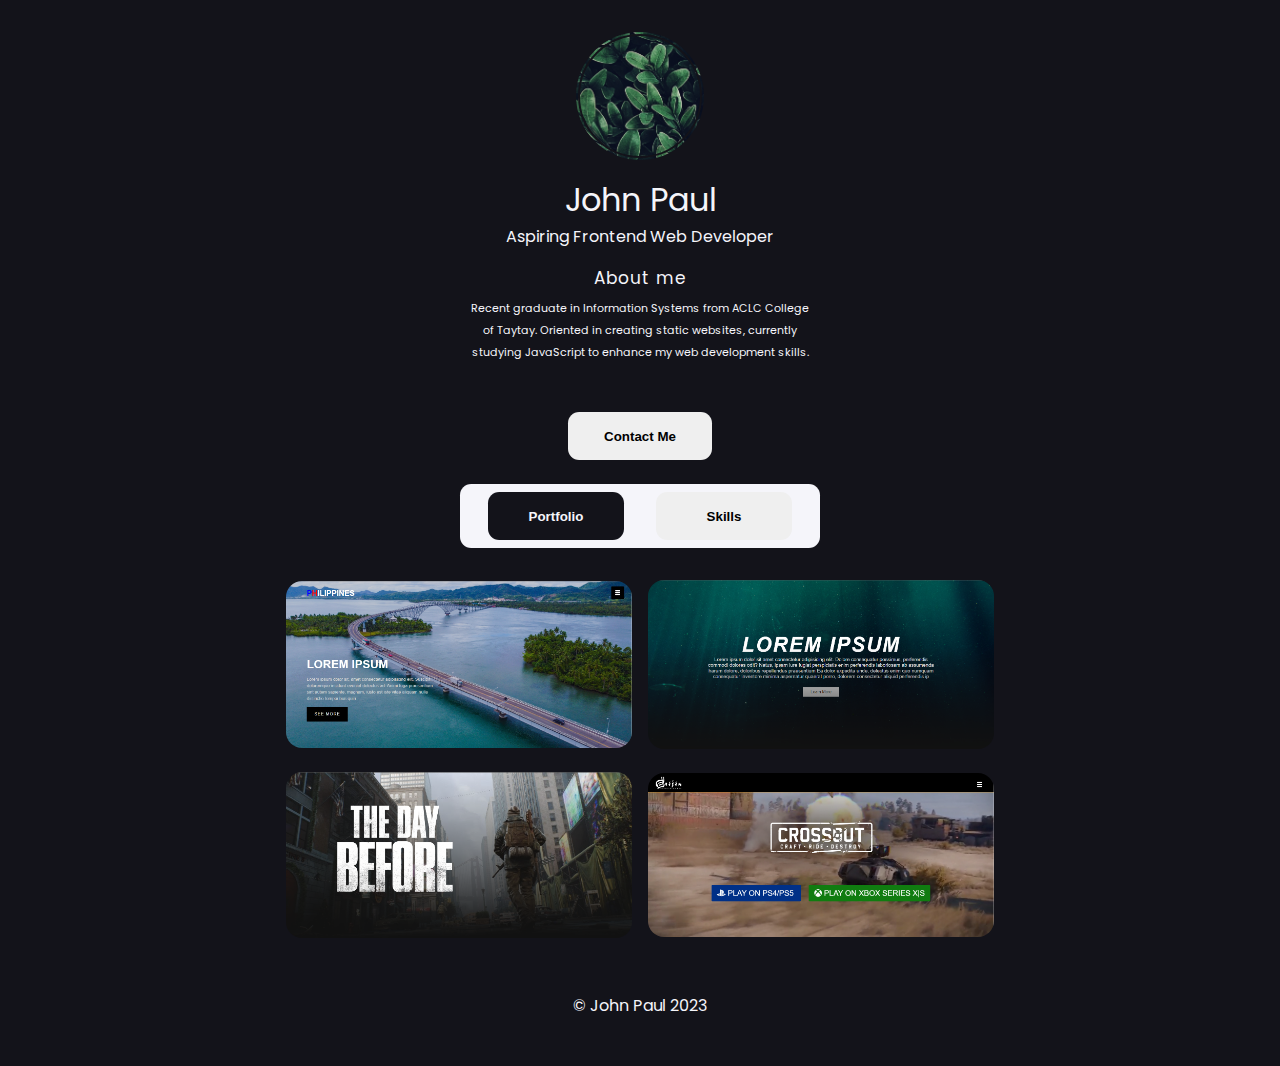
<file: index.html>
<!DOCTYPE html>
<html lang="en">
<head>
    <meta charset="UTF-8">
    <meta name="viewport" content="width=device-width, initial-scale=1.0">
    <title>Web Portfolio</title>
    <link rel="preconnect" href="https://fonts.googleapis.com">
    <link rel="preconnect" href="https://fonts.gstatic.com" crossorigin>
    <link href="https://fonts.googleapis.com/css2?family=Poppins:wght@100;200;300;500;600;700;800;900&display=swap" rel="stylesheet">
    <link rel="stylesheet" href="style.css">
    <link rel="stylesheet" href="pageanimation.css">
    <script src="main.js" defer></script>
</head>
<body>
     <div class="ripple" id="preloader">
        <div></div>
        <div></div>
    </div>
    <section class="hero">
        <div class="hero-pic">
            <div class="inner-circle"></div>
            <img src="myimages/pic1.jpg" alt="user">
        </div>

        <div class="hero-info">
            <h1>John Paul</h1>
            <h2>Aspiring Frontend Web Developer</h2>

            <div class="logo-container">
                <!-- <a href="mailto:johnpaul.amongan@gmail.com"></a> -->
                <h3>About me</h3>
                <p>Recent graduate in Information Systems from ACLC College of Taytay. Oriented in creating static websites, currently studying JavaScript to enhance my web development skills.</p>
            </div>

        </div>

    </section>

    <section class="cta">
        <a href="mailto:johnpaul.amongan@gmail.com">
            <button class="btn contact-btn">Contact Me</button>
        </a>
    </section>

    <section class="portfolio-skills">

        <div class="btn-bg">
            <button class="btn-2 active-btn" id="portfolio-btn">Portfolio</button>
            <!-- <button class="btn-2" id="about-btn">About Me</button> -->
            <button class="btn-2" id="skills-btn">Skills</button>
        </div>

    </section>

    <section class="portfolio" id="portfolio">

        <div class="wrapper project-wrapper">
            <a href="https://jpamong.github.io/Philippineslandingpage/" target="_blank">
                <img src="myimages/landing project.PNG" alt="project 1">
            </a>
        </div>

        <div class="wrapper project-wrapper">
            <a href="https://jpamong.github.io/Landingpage/" target="_blank">
                <img src="myimages/fishproject.png" alt="project 2">
            </a>
        </div>

        <div class="wrapper project-wrapper">
            <a href="https://jpamong.github.io/Thedaybefore/" target="_blank">
                <img src="myimages/the day before.PNG" alt="project 3">
            </a>
        </div>

        <div class="wrapper project-wrapper">
            <a href="https://jpamong.github.io/gamewebsite/" target="_blank">
                <img src="myimages/thumbnail.PNG" alt="project 4">
            </a>
        </div>

    </section>

   
    <section class="skills" id="skills">

        <div class="wrapper">
            <h3>Frontend</h3>
            <article class="frontend-skills">
                <p>HTML</p>
                <p>CSS</p>
                <p>BASIC JAVASCRIPT</p>
            </article>
        </div>

        <div class="wrapper backend">
            <h3>Backend</h3>
            <article class="backend-skills">
                <p>SQL</p>
            </article>
        </div>

    </section>

    <footer><p>&copy John Paul 2023</p></footer>

</body>
</html>
</file>
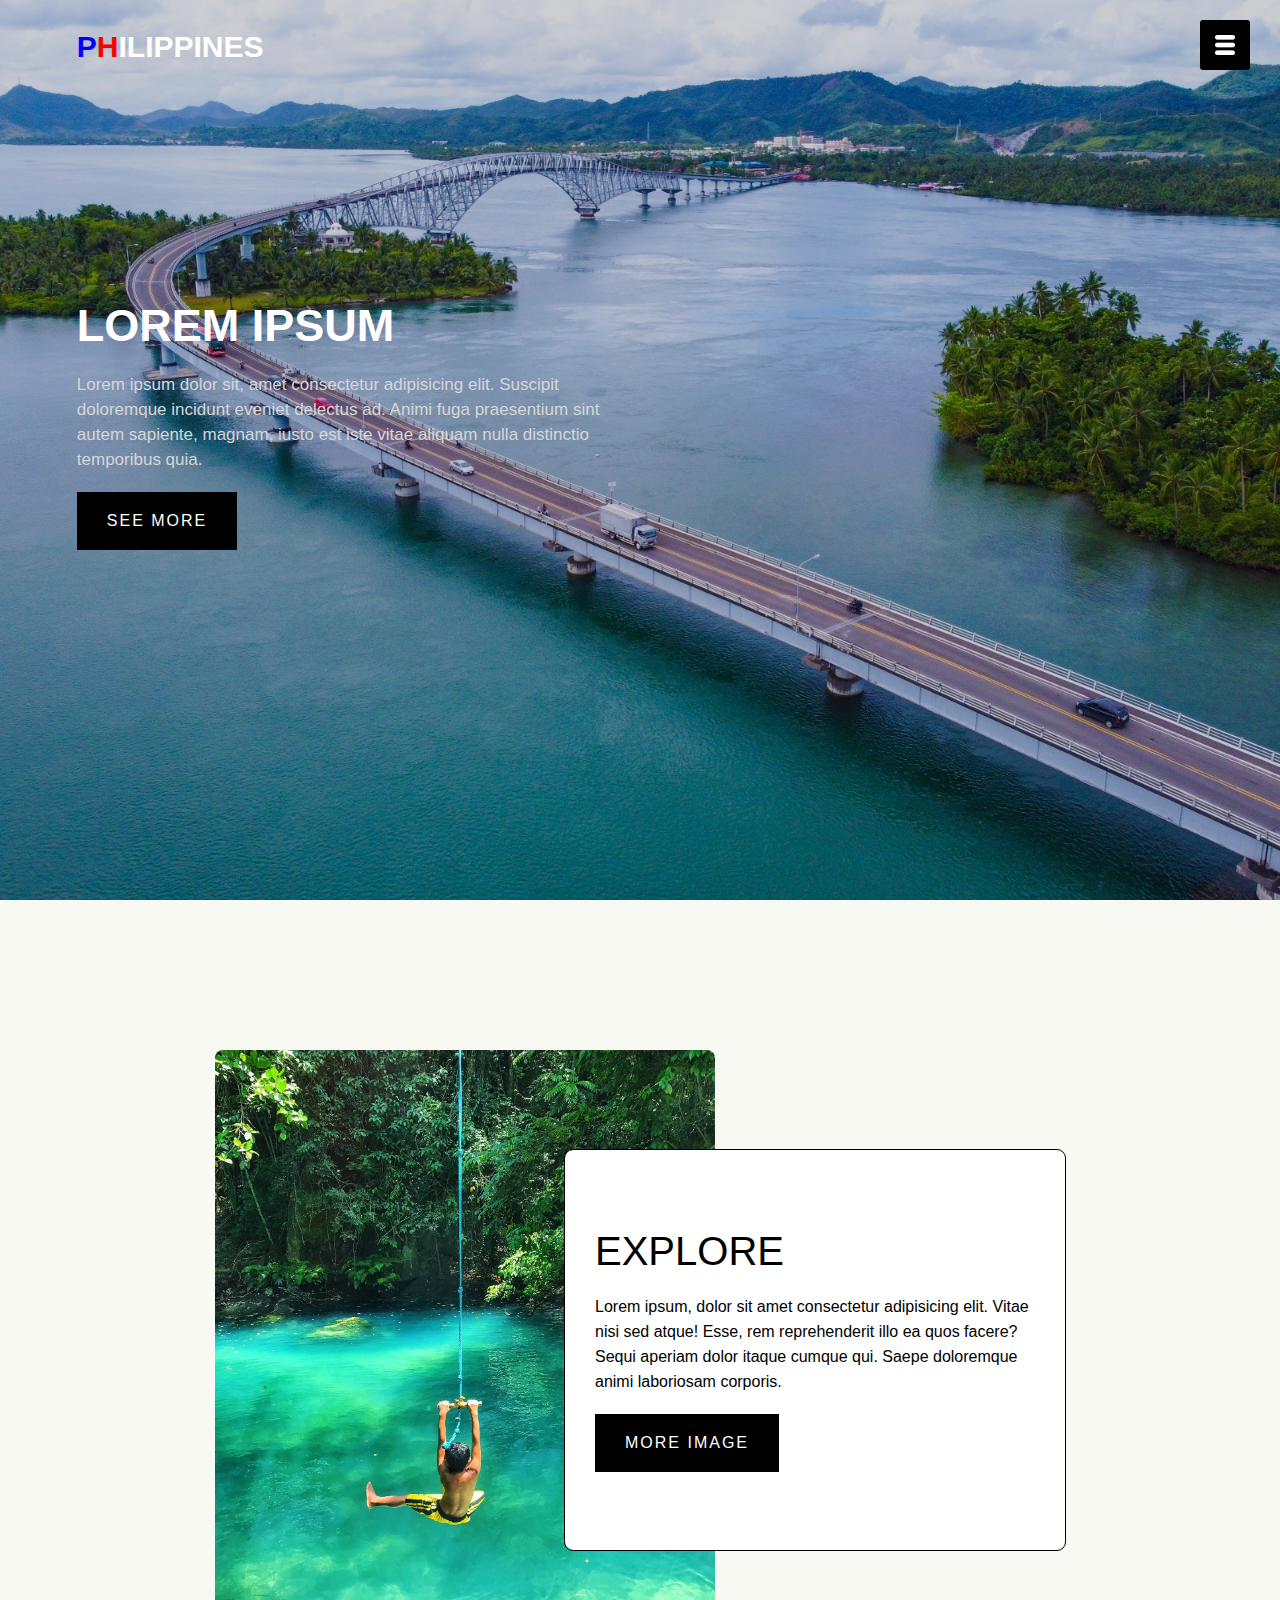
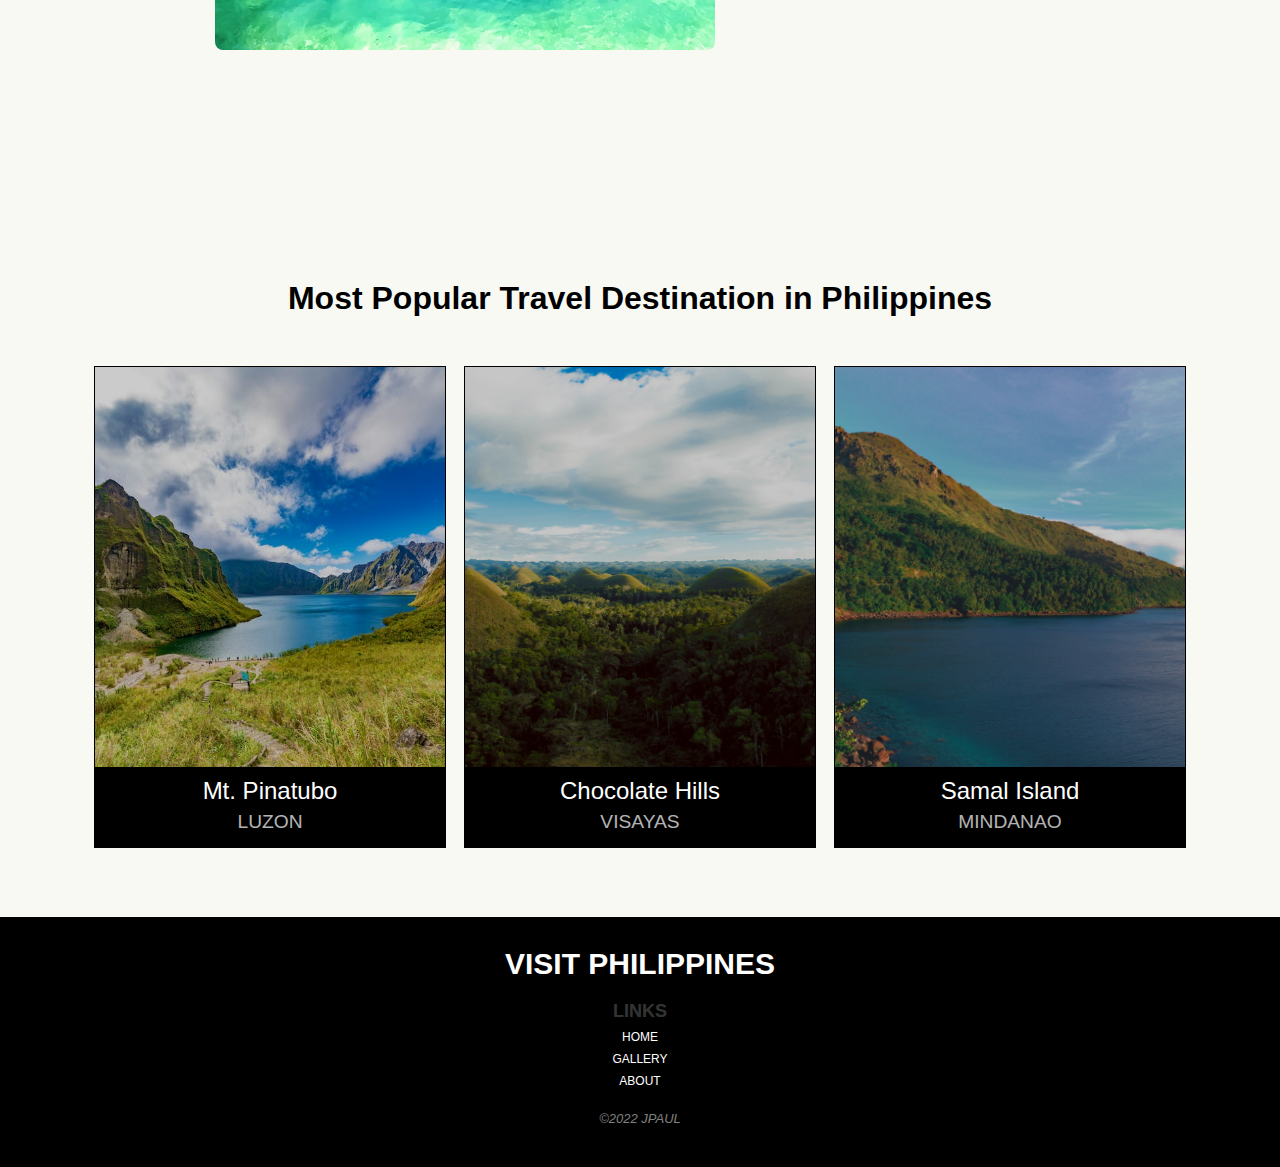
<file: Philippineslandingpage/index.html>
<!DOCTYPE html>
<html lang="en">
<head>
    <meta charset="UTF-8">
    <meta http-equiv="X-UA-Compatible" content="IE=edge">
    <meta name="viewport" content="width=device-width, initial-scale=1.0">
    <title>Landing page</title>
    <link rel="stylesheet" href="css/style.css">
    <link rel="stylesheet" href="css/reloadanimtion.css">
    <script src="main.js" defer></script>
</head>
<body>
    <section class="hero">
<!-- 
        <h1 class="logo"><span id="p">P</span>
            <span id="h">H</span>ILIPPINES</h1> -->

    
        <nav>
            <h1><span id="p">P</span><span id="h">H</span>ILIPPINES</h1>
        </nav>
    


        <div class="hero-content">

            <h1>LOREM IPSUM</h1>

            <p>Lorem ipsum dolor sit, amet consectetur adipisicing elit. Suscipit doloremque incidunt eveniet delectus ad. Animi fuga praesentium sint autem sapiente, magnam, iusto est iste vitae aliquam nulla distinctio temporibus quia.
            </p>

            <a href="#explore">SEE MORE</a>

        </div>
    </section>
<!-- 
SIDE NAVBAR     -->
  <div id ="sideNav">
    <nav>
      <ul>
        <li><a href="index.html">HOME</a></li>
        <li><a href="gallery.html">GALLERY</a></li>
        <li><a href="about.html">ABOUT</a></li>
      </ul>
  </nav>
  </div>

  <div id="menuBtn">
    <img src="Images/menu.png" id="menu">
  </div>
<!-- END SIDENAVBAR -->
    <section class="explore-section" id="explore">
       <div class="explore-container">
        <div class="left"></div>
            <div class="right">
                <div class="explore-content">
                    <h1>EXPLORE</h1>
                    <p>Lorem ipsum, dolor sit amet consectetur adipisicing elit. Vitae nisi sed atque! Esse, rem reprehenderit illo ea quos facere? Sequi aperiam dolor itaque cumque qui. Saepe doloremque animi laboriosam corporis.</p>
                    <a href="gallery.html" class="see-more">MORE IMAGE</a>
                </div>
            </div>
    </div>
    </section>

<!-- 
    FOOD SECTION -->
    
  

    <!-- <section class="food-section">

    <div class="food-container">

        <h2>Most Popular Dishes</h2>
  
        <div class="row">
          <div class="food-col">
            <img src="../Images/pexels-nice-guys-757444.jpg" alt="">
          </div>
  
          <div class="food-col">
            <img src="../Images/pexels-nice-guys-757444.jpg" alt="">
          </div>
  
          <div class="food-col">
            <img src="../Images/pexels-nice-guys-757444.jpg" alt="">
          </div>
        </div>

            <a href="">See more</a>
      </div>
      </section> -->
      

    <!-- 
    MOST VISIT -->

    <section class="destination">

        <div class="destination-content">
            <h2 class="text-title">Most Popular Travel Destination in Philippines</h2>
        </div>

        <div class="destinationList">

            <div class="box">
                <div class="imgbox">
                    <img src="Images/luzon.jpg" class="fitBg">
                </div>
                <div class="img-content">
                    <h2>Mt. Pinatubo<br><span>LUZON</span></h2>
                </div>
            </div>

            <div class="box">
                <div class="imgbox">
                    <img src="Images/pexels-nice-guys-757444.jpg" class="fitBg">
                </div>
                <div class="img-content">
                    <h2>Chocolate Hills<br><span>VISAYAS</span></h2>
                </div>
            </div>

            <div class="box">
                <div class="imgbox">
                    <img src="Images/pexels-kobe-1714456.jpg" class="fitBg">
                </div>
                <div class="img-content">
                    <h2>Samal Island<br><span>MINDANAO</span></h2>
                </div>
            </div>
        </div>

    </section>


    <footer>
        <h2>VISIT PHILIPPINES</h2>
        <h3>LINKS</h3>
        <ul>
            <li><a href="index.html">HOME</a></li>
            <li><a href="gallery.html">GALLERY</a></li>
            <li><a href="html/about.html">ABOUT</a></li>
        </ul>

        <p class="cp-right">&copy;2022 JPAUL</p>
    </footer>

  
</body>
</html>
</file>
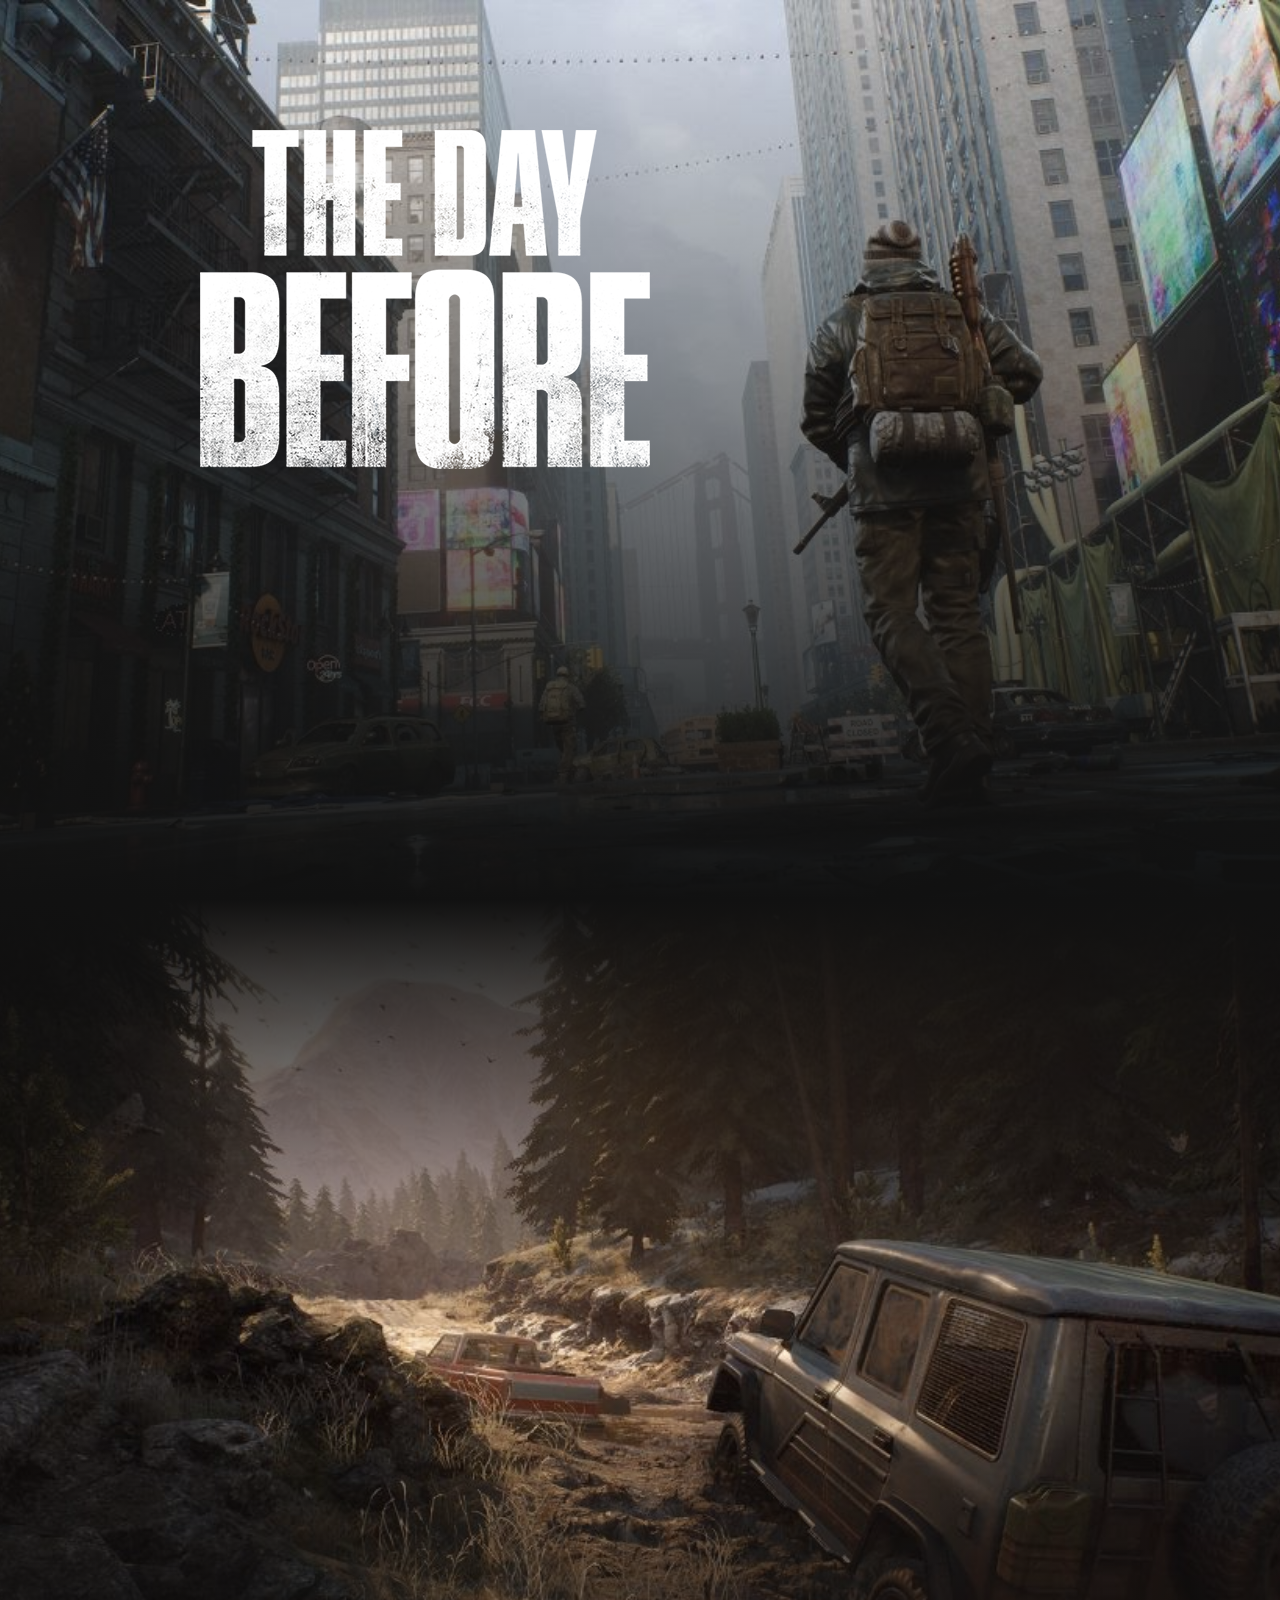
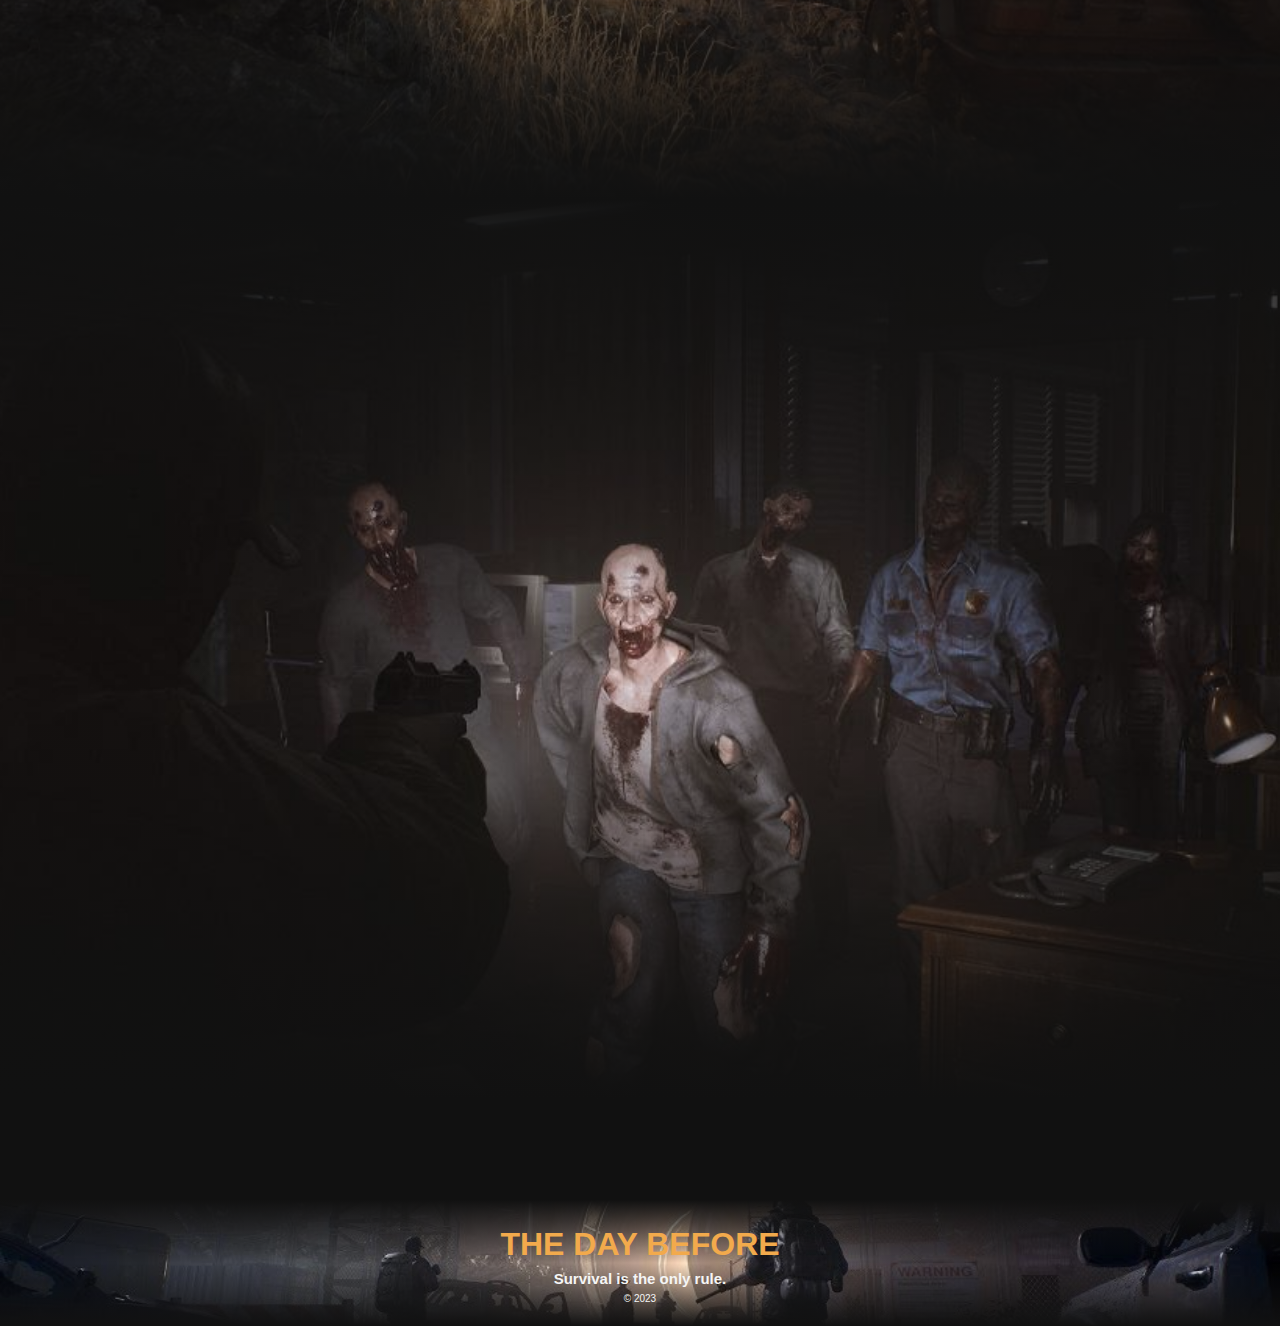
<file: Thedaybefore/index.html>
<!DOCTYPE html>
<html lang="en">
<head>
    <meta charset="UTF-8">
    <meta http-equiv="X-UA-Compatible" content="IE=edge">
    <meta name="viewport" content="width=device-width, initial-scale=1.0">
    <title>Fan Made Website</title>
    <link rel="stylesheet" href="style.css">
    <script src="main.js" defer></script>
</head>
<body>

    <section class="container-one">
        <div class="content-one">
            <img src="images/pic2.png" class="logo">
        </div>
    </section>

    <section class="container-two">
        <div class="content-two">
            <h1>EXPLORE</h1>
            <p>
                Step into the gritty, unforgiving world and embark on a journey of survival, discovery, and danger. In this open-world zombie apocalypse game, exploration is not just a choice it's a necessity.
            </p>
        </div>
    </section>

<section class="container-three">
    <div class="content-three">
    <h1>FIGHT</h1>
        <p>
            Prepare for heart-pounding, adrenaline-fueled action as you face off against hordes of ravenous zombies. Arm yourself with an array of formidable weapons and gear up for epic battles in the post-apocalyptic wasteland.
        </p>
    </div>
</section>

<footer>
    <!-- <div class="col-1">
        <h3>LINKS</h3>
        <a href="">About</a>
        <a href="">Services</a>
        <a href="">Contact</a>
        <a href="">Shop</a> 
    </div>
    <div class="col-2">
        <h3>NEWS LETTER </h3>
        <form action=" ">
            <input type="text" placeholder="Email">
            <br>
            <button type="submit">Click</button>
        </form>
    </div>
    <div class="col-3">
        <h3>Contact</h3>
        <p>123, XYZ Road, BSK 3 <br>
           Manila, PH
        </p>
    </div> -->

    <div class="footer-content">
        <h1>THE DAY BEFORE</h3>
        <h3>Survival is the only rule.</h3>
        <p>&copy; 2023</p>
    </div>
</footer>

</body>
</html>
</file>
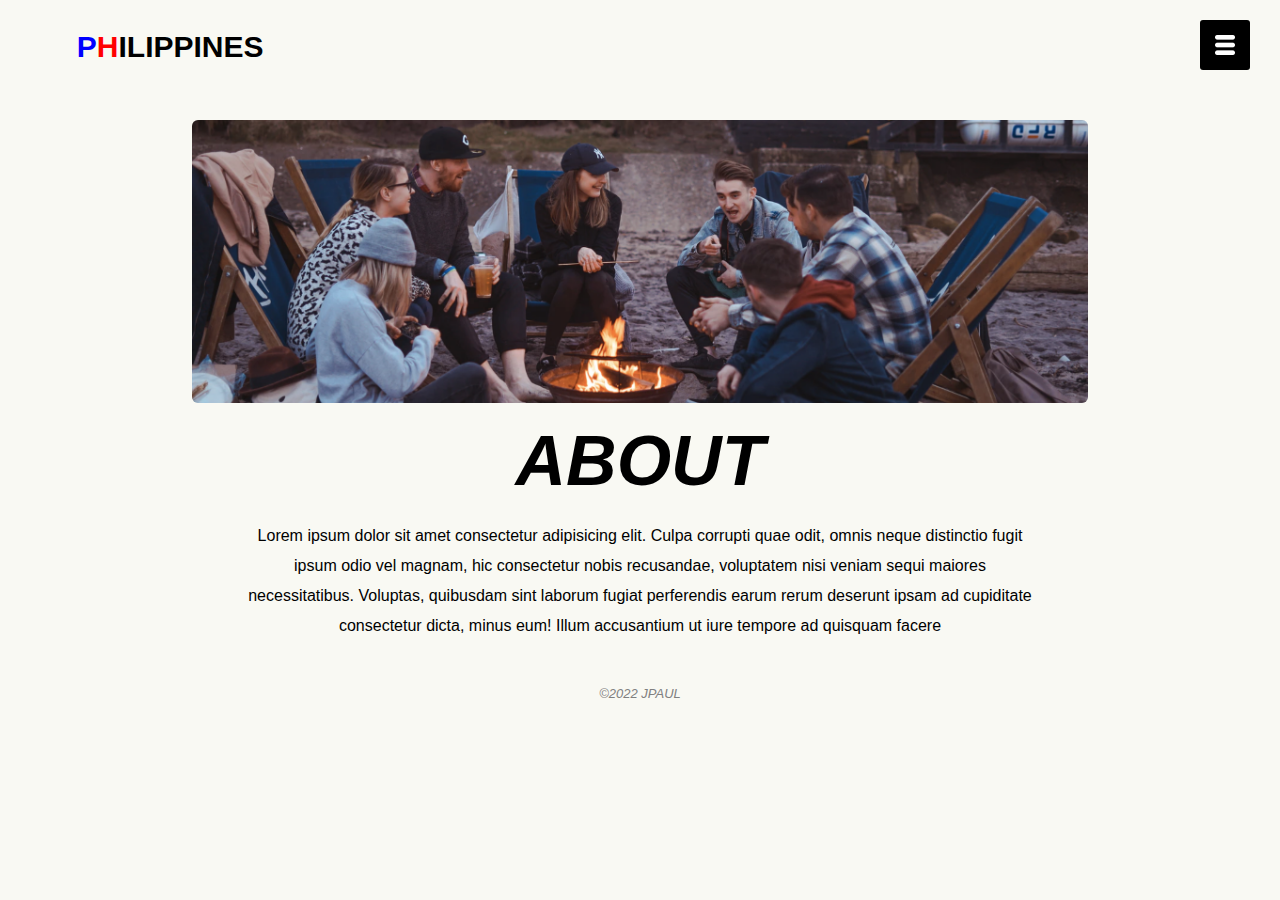
<file: Philippineslandingpage/about.html>
<!DOCTYPE html>
<html lang="en">
<head>
    <meta charset="UTF-8">
    <meta http-equiv="X-UA-Compatible" content="IE=edge">
    <meta name="viewport" content="width=device-width, initial-scale=1.0">
    <title>ABOUT</title>
    <link rel="stylesheet" href="css/about.css">
    <link rel="stylesheet" href="css/reloadanimtion.css">
    <script src="main.js" defer></script>
</head>
<body>
    <section class="mainContainer">
        <nav>
            <h1><span id="p">P</span><span id="h">H</span>ILIPPINES</h1>
        </nav>

    <div class="aboutContainer">
        <img src="Images/cover.png" alt="" class="aboutImage">
    </div>
       
        <div class="aboutContent">
            <h1>ABOUT</h1>
                <p>
                    Lorem ipsum dolor sit amet consectetur adipisicing elit. Culpa corrupti quae odit, omnis neque distinctio fugit ipsum odio vel magnam, hic consectetur nobis recusandae, voluptatem nisi veniam sequi maiores necessitatibus.
                    Voluptas, quibusdam sint laborum fugiat perferendis earum rerum deserunt ipsam ad cupiditate consectetur dicta, minus eum! Illum accusantium ut iure tempore ad quisquam facere 
                </p>
        </div>
    </section>

    
    <!-- SIDE NAVBAR-->
    <div id ="sideNav">
        <nav>
        <ul>
            <li><a href="index.html">HOME</a></li>
            <li><a href="gallery.html">GALLERY</a></li>
            <li><a href="about.html">ABOUT</a></li>
        </ul>
    </nav>
    </div>

    <div id="menuBtn">
        <img src="Images/menu.png" id="menu">
    </div>
    <!-- END SIDENAVBAR -->

    <p class="cp-right">&copy;2022 JPAUL</p>
</body>
</html>
</file>
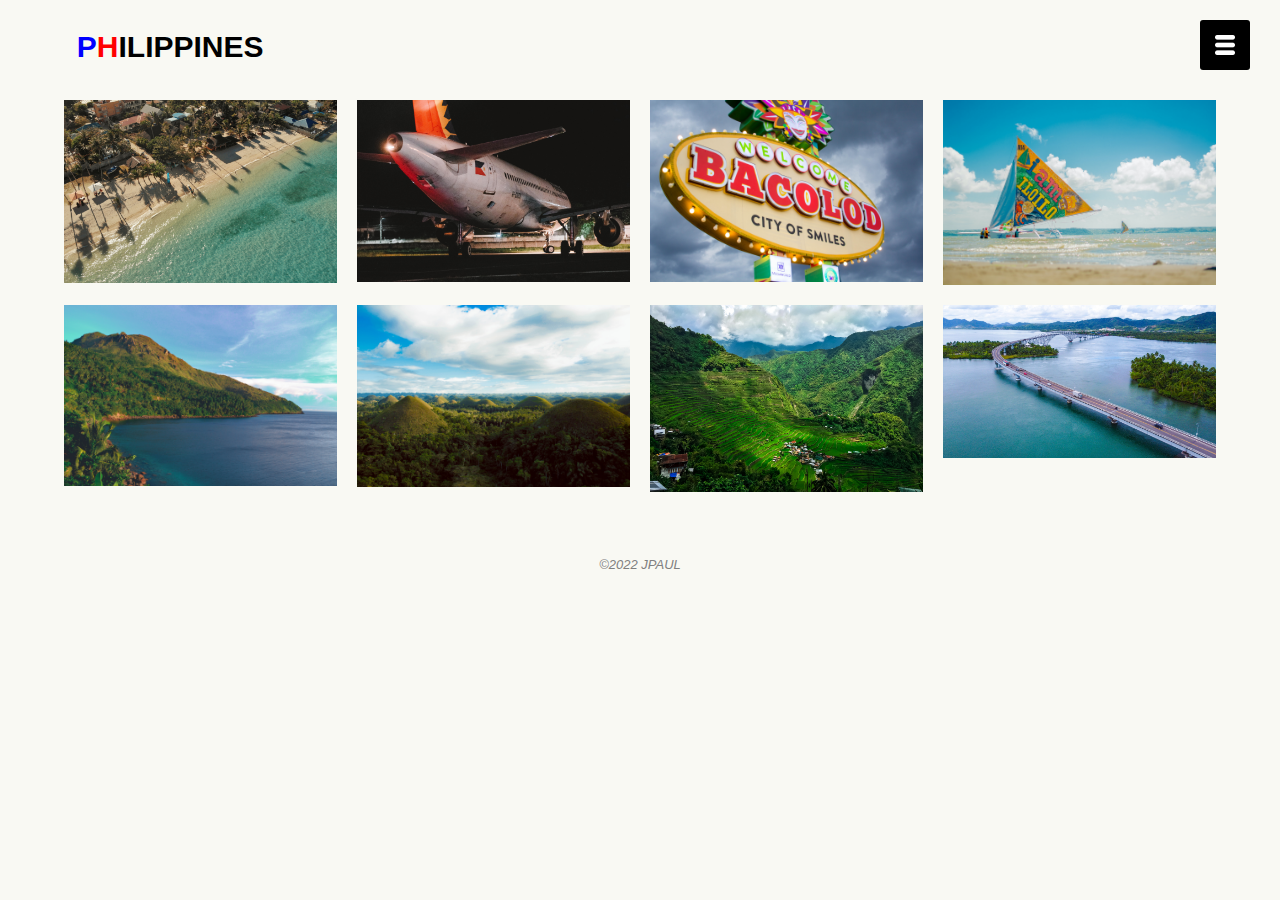
<file: Philippineslandingpage/gallery.html>
<!DOCTYPE html>
<html lang="en">
<head>
    <meta charset="UTF-8">
    <meta http-equiv="X-UA-Compatible" content="IE=edge">
    <meta name="viewport" content="width=device-width, initial-scale=1.0">
    <title>GALLERY</title>
    <link rel="stylesheet" href="css/gallery.css">
    <link rel="stylesheet" href="css/reloadanimtion.css">
    <script src="main.js" defer></script>
</head>
<body>
    <section class="hero">
        <nav>
            <h1><span id="p">P</span><span id="h">H</span>ILIPPINES</h1>
        </nav>
        <div class="img-gallery">
            <img src="Images/pexels-bongvideos-production-2524366.jpg" onclick="openFullImg(this.src)">
            <img src="Images/pexels-denniz-futalan-6716735.jpg" onclick="openFullImg(this.src)">
            <!-- <img src="../Images/pexels-gerald-yambao-2413238.jpg"> -->
            <img src="Images/pexels-joshua-austria-13084866.jpg" onclick="openFullImg(this.src)">
            <img src="Images/pexels-june-famur-jr-2663108.jpg" onclick="openFullImg(this.src)">
            <img src="Images/pexels-kobe-1714456.jpg" onclick="openFullImg(this.src)">
            <img src="Images/pexels-nice-guys-757444.jpg" onclick="openFullImg(this.src)">
            <img src="Images/pexels-palu-malerba-2516406.jpg" onclick="openFullImg(this.src)">
            <img src="Images/pexels-syrix-remanes-12416435.jpg" onclick="openFullImg(this.src)">
        </div>

        <div class="full-img" id="fullImgBox">
            <img src="Images/pexels-palu-malerba-2516406.jpg" id="fullImg">
            <span onclick="closeFullImg()">X</span>
        </div>
    </section>

    <!-- SIDE NAVBAR-->
        <div id ="sideNav">
            <nav>
            <ul>
                <li><a href="index.html">HOME</a></li>
                <li><a href="gallery.html">GALLERY</a></li>
                <li><a href="about.html">ABOUT</a></li>
            </ul>
        </nav>
        </div>

        <div id="menuBtn">
            <img src="Images/menu.png" id="menu">
        </div>
        <!-- END SIDENAVBAR -->

        <p class="cp-right">&copy;2022 JPAUL</p>  
</body>
</html>
</file>
<file: style.css>
:root {
  /* Light Theme */
  --primary-font: "Poppins", sans-serif;
  --primary-bg-color: #13131A;
  --primary-text-color: #13131A;
  --secondary-color: #F5F5FA;
  --btn-bg-color: #2196f3;
  --cta-hover-color: #167bce;
  --btn-bg-light: #eeeeee;
}


body {
  margin: 0;
  font-family: var(--primary-font, "Arial, sans-serif");
  background-color: var(--primary-bg-color);
  color: var(--primary-text-color);
}

.theme-btn {
  position: relative;
  left: 8.5rem;
}

h1,
h2,
h3,
p {
  margin: 0;
  cursor: default;
}

article,
footer,
.hero,
.logo-container,
.experience,
.cta,
.portfolio-skills,
.btn-bg,
.portfolio,
.skills {
  display: flex;
}

.hero,
.portfolio,
.skills {
  flex-direction: column;
}


.logo-container{
  width: 350px;
  flex-direction: column;
  /* border: 1px solid red; */
  color:var(--secondary-color);
  margin-top: 10px;
  margin-bottom: 30px;
  text-align: center;
}

.logo-container p{
  margin-top: -10px;
  font-size: 11px;
  line-height: 2;
}

.logo-container h3{
  letter-spacing: 1px;
  font-weight: 400;
  font-size: 17px;
}

.hero,
.btn-bg,
.portfolio,
.skills {
  align-items: center;
}

.hero,
.experience,
.wrapper {
  text-align: center;
}

article,
.hero,
.logo-container,
.portfolio,
.skills {
  gap: 1rem;
}

.hero-pic {
  width: 8rem;
  height: 8rem;
  border-radius: 50%;
  overflow: hidden;
  position: relative;
}

.inner-circle {
  content: "";
  position: absolute;
  top: 0.1rem; /* Adjust border thickness */
  left: 0.1rem;
  bottom: 0.1rem;
  right: 0.1rem;
  border-radius: 50%;
  border: 0.18rem solid var(--primary-bg-color); /* Define your border thickness and color */
  z-index: 1; /* Make sure it is above the image */
}

.hero-pic img,
.wrapper img {
  width: 100%;
}

.hero-pic img {
  height: 100%;
  object-fit: cover;
  object-position: top 0.4rem right -1.3rem;
  transform: scale(1.9);
}

.hero-info h1,
h2 {
  font-weight: 400;
  color: var(--secondary-color);
}

.hero-info h2 {
  color: var(--secondary-color);
}

.article p{
  color: var(--primary-text-color);
}

.hero-info h2 {
  font-size: 1rem;
  margin: 0 0 1rem 0;
}

footer,
.logo-container,
.experience,
.cta,
.portfolio-skills,
.btn-bg {
  justify-content: center;
}

.theme-btn,
.logo-container a,
.logo-container img {
  height: 1.5rem;
}

.experience {
  margin: auto;
  margin-top: 1.4rem;
  max-width: 20rem;
}

.experience b {
  font-weight: 500;
}

.experience h2 {
  width: 30%;
  font-weight: 300;
  font-size: 0.9rem;
}

.cta {
  margin-top: 1.2rem;
}

.cta,
.btn-bg {
  gap: 2rem;
}

.btn,
.btn-2,
.btn-bg {
  border-radius: 0.7rem;
  border: none;
}

.btn,
.btn-2,
.btn-bg,
.wrapper h3 {
  font-weight: 600;
}

.btn,
.btn-2,
.btn-bg,
.wrapper,
.project-wrapper {
  transition: transform 0.3s cubic-bezier(0.175, 0.885, 0.32, 1.275),
    background-color 0.3s ease, color 0.3s ease;
}

.theme-btn,
.contact-btn:hover,
.btn-2:hover,
.wrapper img:hover {
  cursor: pointer;
}

.btn:hover,
.btn-2:hover,
.project-wrapper:hover,
.logo-container a:hover {
  transform: scale(0.98);
}

.btn:active,
.btn-2:active,
.project-wrapper:active,
.logo-container a:active {
  transform: scale(1);
}

.contact-btn:hover{
  background-color: var(--primary-bg-color);
  color: var(--secondary-color);
  border: 2px solid var(--secondary-color);
}

.contact-btn:hover {
  transition: background-color 0.3s ease, color 0.3s ease;
}

.btn-2:hover,
.active-btn {
  background-color: var(--primary-bg-color);
  color: var(--secondary-color);
}

.btn,
.btn-2 {
  height: 3rem;
}

.btn {
  width: 9rem;
}

.btn-2 {
  width: 8.5rem;
}



.portfolio-skills {
  height: 4rem;
  margin-top: 1.5rem;
  position: relative;
  /* border: 1px solid red; */
}

.btn-bg,
.wrapper {
  width: 20rem;
}

.wrapper h3{
  color: var(--secondary-color);
}

article p,
.btn-bg {
background-color: #F5F5FA;
}

.btn-bg{
  padding:  0 20px;
}

.hero,
.portfolio,
.skills {
  margin-top: 2rem;
}

.skills {
  display: none;
}


.wrapper img {
  border-radius: 1rem;
}

article,
.wrapper h3 {
  margin-bottom: 1.5rem;
}

article {
  flex-wrap: wrap;
}

article p {
  border-radius: 0.5rem;
  flex-grow: 20;
  padding: 1rem;
}

footer {
  margin: 3rem 0;
  color: var(--secondary-color);
}

.skills .backend{
  margin-bottom: 75px;
}

@media screen and (min-width: 900px) {
  .skills,
  .portfolio {
    flex-direction: row;
    width: 45rem;
  }
  .skills {
    margin: 2rem auto 0;
  }
  .portfolio {
    margin: 2rem auto;
    flex-wrap: wrap;
    justify-content: center;
  }
  .wrapper {
    width: calc(48%);
    flex: none;
  }
}

.skills .wrapper{
  margin-top: 0;
}

/* PRELOADER */


body{
  overflow: hidden;
}

.ripple{
  width: 100%;
  height: 100vh;
  margin: 0 auto;
  margin-top: -30px;
  position: fixed;
  z-index: 100;
  background-color: #13131A;
  overflow: hidden;
  
}

.ripple div{
  position: absolute;
  top: 50%;
  left: 50%;
  transform: translate(-50%, -50%);
  border: 6px solid #fff;
  animation: ripple 1s cubic-bezier(.03, .54, .6, .63) infinite;
  border-radius: 50%;
}


.ripple div:nth-child(2){
  animation-delay: 0.5s;
}
@keyframes ripple{
  0%{
      width: 0;
      height: 0;
      opacity: 0;
  }

  5%{
      width: 0;
      height: 0;
      opacity: 0;
  }

  5.1%{
      width: 0;
      height: 0;
      opacity: 1;
  }

  100%{
      width: 88px;
      height: 88px;
      opacity: 0;
  }
}
</file>
<file: pageanimation.css>
@keyframes transitionIn{
    from{
        opacity: 0;
        transform: rotateX(-10deg);
    }

    to{
        opacity: 1;
        transform: rotateX(0);
    }
}

.wrapper{
    animation: transitionIn 0.75s;
} 

body{
    animation: transitionIn 0.75s;
}

/* .container{
    animation: transitionIn 1s;
} */
</file>
<file: Philippineslandingpage/css/style.css>
*{
    margin: 0;
    padding: 0;
    font-family: sans-serif;
    box-sizing: border-box;
}

html{
    scroll-behavior: smooth;
}
    /* ::-webkit-scrollbar{
        width: 15px;
        z-index: 1;
    }

    ::-webkit-scrollbar-track{
        background: #fff;
        z-index: 1;
    }

    ::-webkit-scrollbar-thumb{
        background: #000;
        z-index: 1;
    } */

.hero{
    background: linear-gradient(rgba(4,9,30,0.2), rgba(4,9,30,0.2)), url(../Images/pexels-syrix-remanes-12416435.jpg);
    /* background: url(./Images/pexels-syrix-remanes-12416435.jpg); */
    height: 100vh;
    width: 100%;
    background-size: cover;
    background-position: center;
    position: relative;
    

   
}

nav{
position: absolute;
top: 0;
left: 0;
width: 100%;
padding: 30px 6%;

}

nav h1{
font-size: 30px;
color: #fff;
font-weight: 600;
font-style: bold;
}

nav #p{
    color: blue;
}

nav #h{
    color: red;
}

.logo{
    font-size: 30px;
    padding-top: 30px;
}



#sideNav{
    width: 250px;
    height: 100vh;
    position: fixed;
    right: -250px;
    top: 0;
    background: #000;
    z-index: 2;
    transition: 0.6s;
}

nav ul li{
    list-style: none;
    margin: 50px 20px;

}

nav ul li a{
    text-decoration: none;
    color: #fff;
}

nav a:hover{
    color: #F2AA4CFF;
    transition: 0.5s;
}

#menuBtn{
    width:50px;
    height:50px;
    background: #000;
    text-align: center;
    position: fixed;
    right: 30px;
    top: 20px;
    border-radius: 3px;
    z-index: 3;
    cursor: pointer;
}

#menuBtn img{
width: 20px;
margin-top: 15px;
}

/* nav ul li{
    display: inline-block;
    list-style: none;
    margin: 5px 25px;
}

nav ul li a{
    text-decoration: none;
    color:#fff;
    font-size: 15px;
} */




.hero-content{
    position: relative;
    top: 300px;
    padding-left: 6%;
    max-width: 600px;
}

.hero-content h1{
    font-size: 45px;
    margin-bottom: 20px;
    color:#fff;

}

.hero-content p{
    line-height: 25px;
    color: #d6d6d6;
    font-size: 17px;
}

.hero-content a{
    /* display: inline-block;
    text-decoration: none;
    color: #000;
    background: #fff;
    padding: 10px 30px;
    font-size: 18px;
    margin-top: 50px;
    border-radius: 6px; */

    text-decoration: none;
    margin-top: 20px;
    color: white;
    background: #000;
    padding: 20px 30px;
    display: inline-block;
    letter-spacing: 2px;
    
}

.hero-content a:hover{
    
    transition: 0.6s ease-in-out;
    text-decoration: underline;
}


/* EXPLORE SECTION */

.explore-section{
    width: 100%;
    min-height: 100vh;
    background:#f9f9f3;
    display: flex;
    align-items: center;
    justify-content: center;
}

.explore-container{
    width: 90%;
    max-width: 1000px;
    margin: 0 auto;
    display: flex;
    align-items: center;
    justify-content: center;
}

.left{
    width: 50%;
    height: 600px;
    background: url(../Images/pexels-gerald-yambao-2413238.jpg)no-repeat center / cover;
    border-radius: 8px;


}

 .right{
    width: 50%;
    min-height: 400px;
    background-color: #fff;
    display: flex;
    align-items: center;
    justify-content: center;
    padding: 30px;
    border-radius:8px;
    margin-left: -150px;
    outline: 1px solid #000;
    
}

.right h1{
    font-size: 40px;
    font-weight: lighter;

}

.right p{
    margin: 20px 0;
    font-weight: 500;
    line-height: 25px;
}

.right a{
    text-decoration: none;
    color: white;
    background: #000;
    padding: 20px 30px;
    display: inline-block;
    letter-spacing: 2px;
}

@media only screen and (max-width: 768px){

    .explore-container{
        flex-direction: column;
        padding-top: 50px;
        padding-bottom: 50px;
        margin: 0 10px;
    }

    .left{
        width: 100%;
    }

    .right{
        width: 80%;
        margin: 0;
        margin-top: -120px;
      
    }

    
    .hero-content{
        position: relative;
        top: 350px;
    }

    .hero-content h1{
        font-size: 40px;
    }
    
    .hero-content p{
        font-size: 15px;
    }

    .hero-content a{
        padding: 20px 20px;
        font-size: 15px;
    }
}


/* FOOD SECTION */

/* .food-section{
    background: #f9f9f3;
}
.food-container{
    width: 80%;
    margin: auto;
    text-align: center;
    padding-bottom: 20px;
    padding-top: 20px
}

.food-container a{
    text-decoration: none;
    margin-top: 10px;
    color: white;
    background: #000;
    padding: 20px 30px;
    display: inline-block;
    letter-spacing: 2px;
}

.food-container h2{
    font-weight: 600;
    font-size: 2em;
    padding-top: 10px;
}

.row{
    margin-top: 5%;
    display: flex;
    justify-content: space-between;

}

.row img{
    width: 100%;
    outline: 2px solid black;
}

.food-col{
    flex-basis: 31%;
    margin-bottom: 5%;
    box-sizing: border-box;
    transition: 0.5s;
    
}



.skill-col:hover{
transform: scale(1.03);
}

@media(max-width: 700px){
    .row{
        flex-direction: column;
        padding-bottom: 20px;
        cursor: pointer;
        transition: ease-in-out;
    }

    
} */


/* VISIT SECTION */

.text-title{
    font-weight: 600;
    font-size: 2em;
    padding-top: 10px;
}

.fitBg{
    position: absolute;
    top: 0;
    left: 0;
    width: 100%;
    height: 100%;
    object-fit: cover;
    opacity: 0.8;
}

.destination{
    text-align: center;
    background: #f9f9f3;
    padding-top:70px;
    padding-bottom: 30px;

}

.destination .destination-content{
    text-align: center;
}

.destination .destinationList{
    position: relative;
    display: flex;
    justify-content: center;
    align-items: center;
    flex-wrap: wrap;
    margin-top: 40px;
}

.destination .destinationList .box{
    position: relative;
    min-width: 350px;
    height: 480px;
    background: #000;
    outline: 1px solid #000;
    margin: 10px;
}

/* .destination .destinationList:hover .box{
    opacity: 0.2;
}

.destination .destinationList .box:hover{
    opacity: 1;
} */

.destination .destinationList .box .imgbox{
    position: relative;
    width: 100%;
    height: 400px;

}

.destination .destinationList .box .img-content{
    width: 100%;
    height: 80px;
    display: flex;
    justify-content: center;
    align-items: center;

}

.destination .destinationList .box .img-content h2{
    font-weight: 500;
    line-height: 1.2em;
    color: #fff;
}

.destination .destinationList .box .img-content h2 span{
    font-size: 0.8em;
    font-weight: 300;
    opacity: 0.7;
    
}

.destinationList{
    padding-bottom: 30px;
}


/* FOOTER */

footer{
    text-align: center;
    background: #000;
    height: 250px;
    width: 100%;
    color: #fff;
    padding-top: 30px;
}

footer h2{
    font-size: 30px;
    margin-bottom: 20px;
}

footer h3{
    font-size: 18px;
    opacity: 0.2;
}
footer ul li{
    list-style: none;
    font-size: 12px;
    margin: 8px;
}

footer ul li a{
    text-decoration: none;
    color: #fff;
}
footer ul li a:hover{
    text-decoration: underline;
}

/* @media only screen and (max-width:412px){
 .hero-content{
    position: relative;
    top: 500px;
 }   
} */

.cp-right{
    font-size: 13px;
    color: gray;
    padding-top: 15px;
    padding-bottom: 10px;
    font-style: italic;
}
</file>
<file: Philippineslandingpage/css/reloadanimtion.css>
.hero-content{
    animation: transitionIn 1s;
}

.img-gallery{
    animation: transitionIn 1s;
}

.aboutContent{
    animation:transitionIn 1s;
}

@keyframes transitionIn{
    from{
        opacity: 0;
        transform:  rotateX(-10deg);
    }

    to{
        opacity: 1;
        transform: rotateX(0);
    }
}
</file>
<file: Thedaybefore/style.css>
*{
    margin: 0;
    padding: 0;
    box-sizing: border-box;


}

body{
    background: #111;
}

.logo{
    animation: transitionIn 2s;
}
@keyframes transitionIn{
    from{
        opacity: 0;
        transform:rotateX(-10deg);

    }

    to{
        opacity: 1;
        transform: rotateX(0);
    }
}

.container-one{
    background: linear-gradient(to top,#111,transparent),url(images/pic1.jpg)no-repeat center center/ cover;
    height: 100vh;
    width: 100%;
}

.logo{
    margin-top: 130px;
    margin-left: 200px;
}


.container-two{
    background: linear-gradient(#111, transparent, #111),url(images/pic3.jpg) no-repeat center center/cover;
    height: 100vh;
    width: 100%;
}



.content-two{
    position: relative;
    top: 50%;
    left: 10%;
    width: 40%;
    opacity: 0;
    color: azure;
   transform: translateY(20px);
   transition: 0.5s all ease-in-out;
}


.two-appear{
    opacity: 1;
    transform: translateY(0px);
}

.content-two h1{
    font-family: fantasy;
    letter-spacing: 5px;
    color: #F2AA4CFF;
    font-size: 90px;
    font-weight: 500;
}

.content-two p{
    font-family: Arial;
    margin-top: 10px;
    color: #fff;
    font-size: 17px;
    line-height: 1.6;
}











.container-three{
    background: linear-gradient(#111,transparent, #111 ),url(images/pic4.jpg) no-repeat center center/cover;
    height: 100vh;
    /* width: 100%; */
}

.content-three{
    position: relative;
    top: 50%;
    left: 10%;
    opacity: 0;
    color: azure;
    transform: translateY(20px);
    transition: 0.5s all ease-in-out;
    width: 40%;
}

.content-three h1{
    font-family: fantasy;
    letter-spacing: 5px;
    color: #F2AA4CFF;
    font-size: 90px;
    font-weight: 500;
}

.content-three p{
    font-family: Arial;
    margin-top: 10px;
    color: #fff;
    font-size: 17px;
    line-height: 1.6;
   
}

.three-appear{
    opacity: 1;
    transform: translateY(0px);
}


footer{
    background: #111;
    color: #fff;
}


@media(max-width:700px){
    .logo{
        margin-left: 10%;
        margin-top: 50%;
        width: 290px;
    }


    .content-two{
        position: relative;
        top: 50%;
        left: 10%;
        width: 50%;
    }

    .content-two h1{
        font-size:60px;
    }
    .content-two p{
     font-size: 13px;
       
    }

    .content-two{
     max-width: 305px;
     /* align-items: center; */
    }

    /* container-three */
    .content-three h1{
        font-size:50px;
        width: 100%;
        
    }
    .content-three p{
     font-size: 13px;
       
    }

    .content-three{
     max-width: 305px;
     /* align-items: center; */
    }

    .content-three{ 
        position: relative;
        top: 50%;
        left: 10%;
        width: 100%;
    }
}



footer{
    margin-top: 100px;
    width: 100%;
    color: whitesmoke;
    display: flex;
    align-items: center;
    justify-content: center;
    font-family: sans-serif;
    background: #13131A;
    background: linear-gradient(#111,transparent, #111 ),url(images/the-day-before-cover-image.jpg) no-repeat center center/cover;
}



.footer-content{
    margin: 20px 20px;
    text-align: center;
    line-height: 1.5;
}

.footer-content h1{
    color: #F2AA4CFF;
}
.footer-content h3{
    font-size: 15px;
}

.footer-content p{
    font-size: 10px;
}
/* .footer div{
    text-align: center;
}

.footer .col-2{
    flex-grow: 2;
    background: url(images/the-day-before-cover-image.jpg) no-repeat center center/cover;
    border-radius: 10px;
    border: 1px solid red;
}

.footer div h3{
    font-weight: 300;
    margin-bottom: 30px;
    letter-spacing: 1px;
}

.footer .col-1 a{
    display: block;
    text-decoration: none;
    color: #fff;
    margin-bottom: 10px ;
} */
</file>
<file: Philippineslandingpage/css/about.css>
*{
    margin:0;
    padding: 0;
    font-family: sans-serif;
    box-sizing: border-box;
}
/* 
::-webkit-scrollbar{
    width: 15px;
}

::-webkit-scrollbar-track{
    background: #fff;
}

::-webkit-scrollbar-thumb{
    background: #000;
} */

body{
    background: #f9f9f3;
}


nav{
    position: absolute;
    top: 0;
    left: 0;
    width: 100%;
    padding: 30px 6%;
    
    }
    
    nav h1{
    font-size: 30px;
    color: #000;
    font-weight: 600;
    font-style: bold;
    }
    
    nav #p{
        color: blue;
    }
    
    nav #h{
        color: red;
    }
    
    .logo{
        font-size: 30px;
        padding-top: 30px;
    }
    
    
    
    #sideNav{
        width: 250px;
        height: 100vh;
        position: fixed;
        right: -250px;
        top: 0;
        background: #000;
        z-index: 2;
        transition: 0.6s;
    }
    
    nav ul li{
        list-style: none;
        margin: 50px 20px;
    
    }
    
    nav ul li a{
        text-decoration: none;
        color: #fff;
    }
    
    nav a:hover{
        color: #F2AA4CFF;
        transition: 0.5s;
    }
    
    #menuBtn{
        width:50px;
        height:50px;
        background: #000;
        text-align: center;
        position: fixed;
        right: 30px;
        top: 20px;
        border-radius: 3px;
        z-index: 3;
        cursor: pointer;
    }
    
    #menuBtn img{
    width: 20px;
    margin-top: 15px;
    }

    body{
        background: #f9f9f3
    }

.mainContainer{
    width: 100%;
    padding-bottom: 30px;
}


.aboutContainer{
    padding: 120px 15% 0 15%;
    color: red;
}
.aboutImage{
    width: 100%;
    border-radius: 6px;
    margin-bottom: 14px;
}

.aboutContent{
    position: relative;
    margin: auto;
    text-align: center;
    max-width: 900px;
    padding-left: 50px;
    padding-right: 50px;
}

.aboutContent h1{
    font-size: 70px;
    margin-bottom: 20px;
    font-weight: bold;
    font-style: italic;
}

.aboutContent p{
    line-height: 30px;
    
}


@media only screen and (max-width: 768px){

    .aboutContent h1{
        font-size: 50px;
    }

    .aboutContent p{
        font-size: 15px;
    }
    
}


.cp-right{
    font-size: 13px;
    color: gray;
    padding-top: 15px;
    padding-bottom: 10px;
    font-style: italic;
    text-align: center;
}
</file>
<file: Philippineslandingpage/css/gallery.css>
*{
    margin: 0;
    padding: 0;
    font-family: sans-serif;
    box-sizing: border-box;
}

/* ::-webkit-scrollbar{
    width: 15px;
}

::-webkit-scrollbar-track{
    background: #fff;
}

::-webkit-scrollbar-thumb{
    background: #000;
} */

body{
    background: #f9f9f3;
}

.hero{
    /* background: linear-gradient(rgba(4,9,30,0.6), rgba(4,9,30,0.6)), url(../Images/pexels-kobe-1714456.jpg); */
    /* background: url(./Images/pexels-syrix-remanes-12416435.jpg); */
    height:auto;
    width: 100%;
    /* background: #f9f9f3; */
    /* background-size: cover;
    background-position: center;
    position: relative; */
    

   
}

nav{
    position: absolute;
    top: 0;
    left: 0;
    width: 100%;
    padding: 30px 6%;
    
    }
    
    nav h1{
    font-size: 30px;
    color: #000;
    font-weight: 600;
    font-style: bold;
    }
    
    nav #p{
        color: blue;
    }
    
    nav #h{
        color: red;
    }
    
    .logo{
        font-size: 30px;
        padding-top: 30px;
    }
    
    
    
    #sideNav{
        width: 250px;
        height: 100vh;
        position: fixed;
        right: -250px;
        top: 0;
        background: #000;
        z-index: 2;
        transition: 0.6s;
    }
    
    nav ul li{
        list-style: none;
        margin: 50px 20px;
    
    }
    
    nav ul li a{
        text-decoration: none;
        color: #fff;
    }
    
    nav a:hover{
        color: #F2AA4CFF;
        transition: 0.5s;
    }
    
    #menuBtn{
        width:50px;
        height:50px;
        background: #000;
        text-align: center;
        position: fixed;
        right: 30px;
        top: 20px;
        border-radius: 3px;
        z-index: 3;
        cursor: pointer;
    }
    
    #menuBtn img{
    width: 20px;
    margin-top: 15px;
    }



/* IMG SECTION */

.img-gallery{
    width: 90%;
    margin: 100px auto 50px;
    display: grid;
    grid-template-columns: repeat(auto-fit, minmax(250px, 1fr));
    grid-gap: 20px;
}

.img-gallery img{
    width: 100%;
    cursor: pointer;
}

.img-gallery img:hover{
    transform: scale(1.03);
    transition: all 1s ease;
    box-shadow: 0 32px 75px rgba(68,77,136,0.2);
}

.full-img{
    width: 100%;
    height: 100vh;
    background: rgba(0,0,0,0.9);
    position: fixed;
    top: 0;
    left: 0;
    display: none;
    align-items: center;
    justify-content: center; 
    z-index: 100;
}

.full-img img{
    width: 900px;
    max-width: 700px;
}

.full-img span{
    position: absolute;
    top: 5%;
    right: 5%;
    font-size: 30px;
    color: #fff;
    cursor: pointer;
}


@media only screen and (max-width: 768px){

  .full-img img{
    width: 450px;
    padding:0 10px; 
  }

}

@media only screen and (max-width:412px){
    .full-img img{
        width: 400px;
        padding:0 10px;
      }
    
}

.cp-right{
    font-size: 13px;
    color: gray;
    padding-top: 15px;
    font-style: italic;
    text-align: center;
    padding-bottom: 10px;
}
</file>
